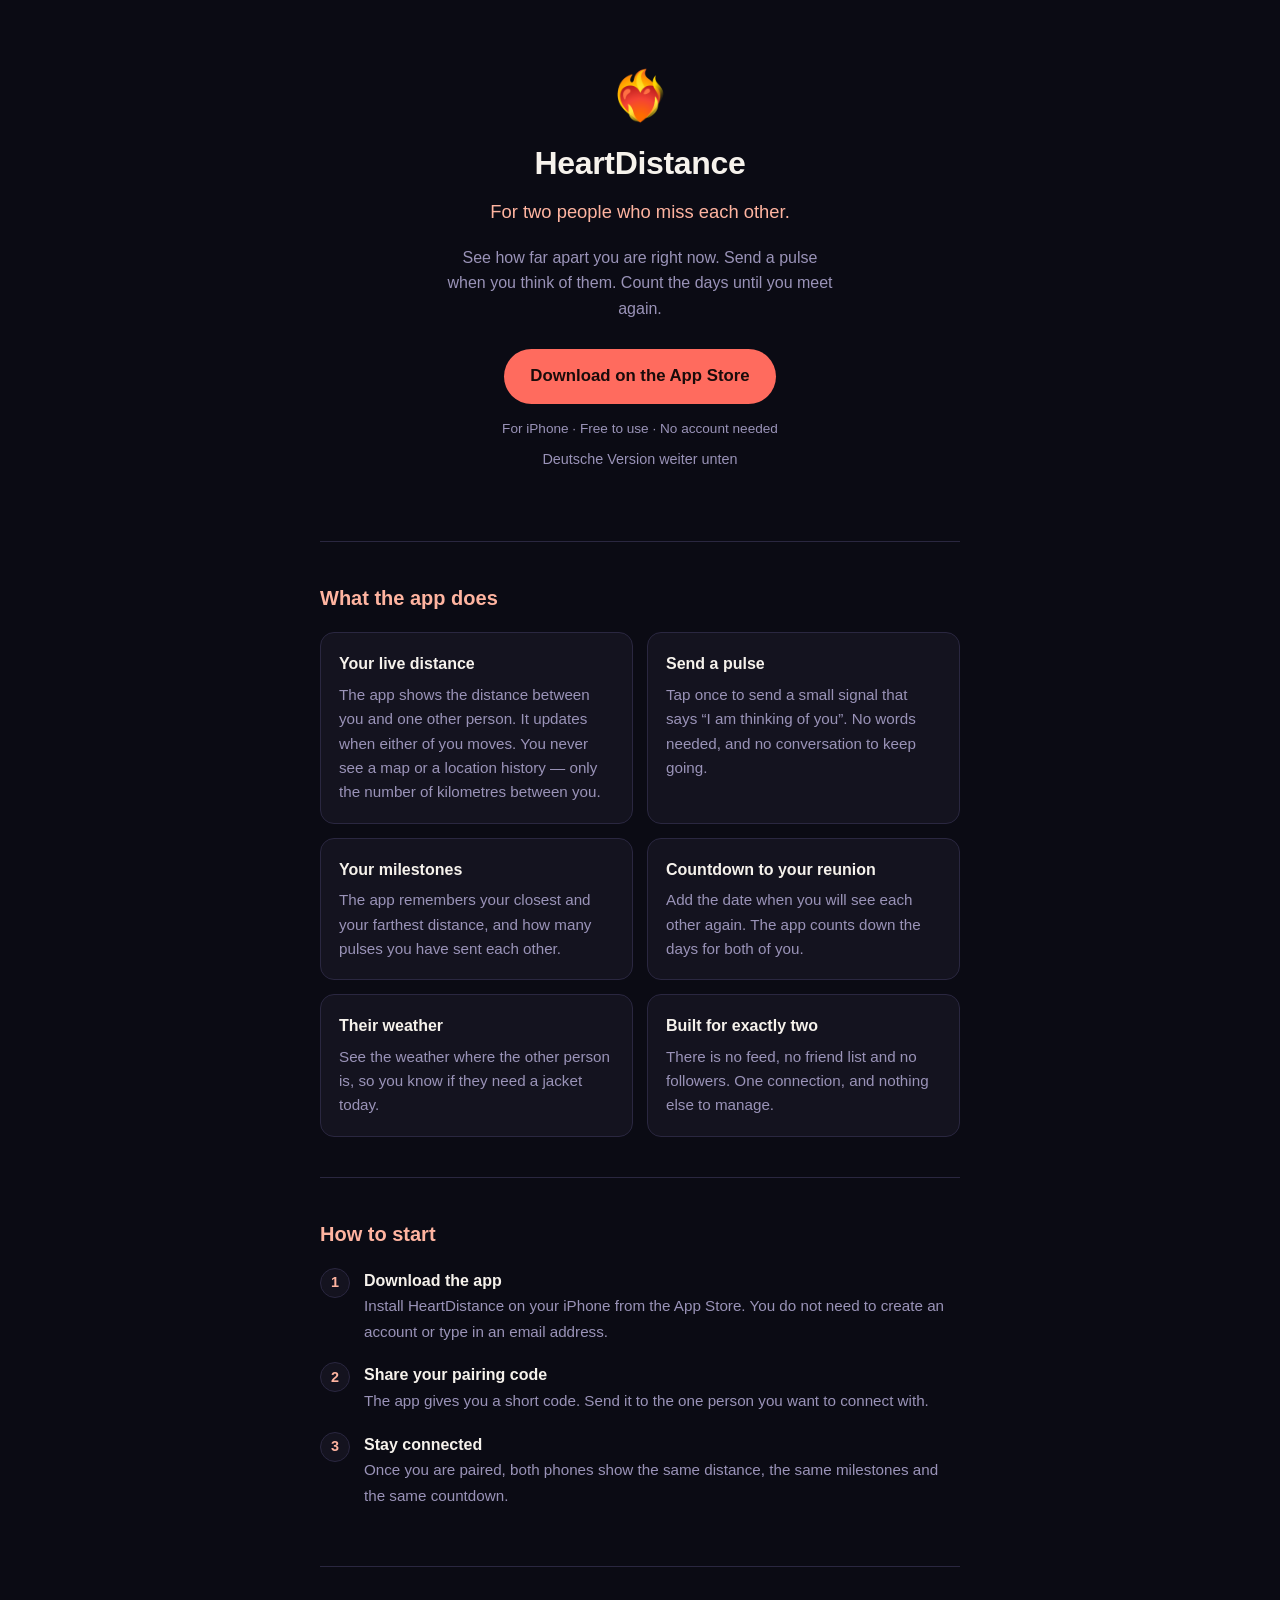
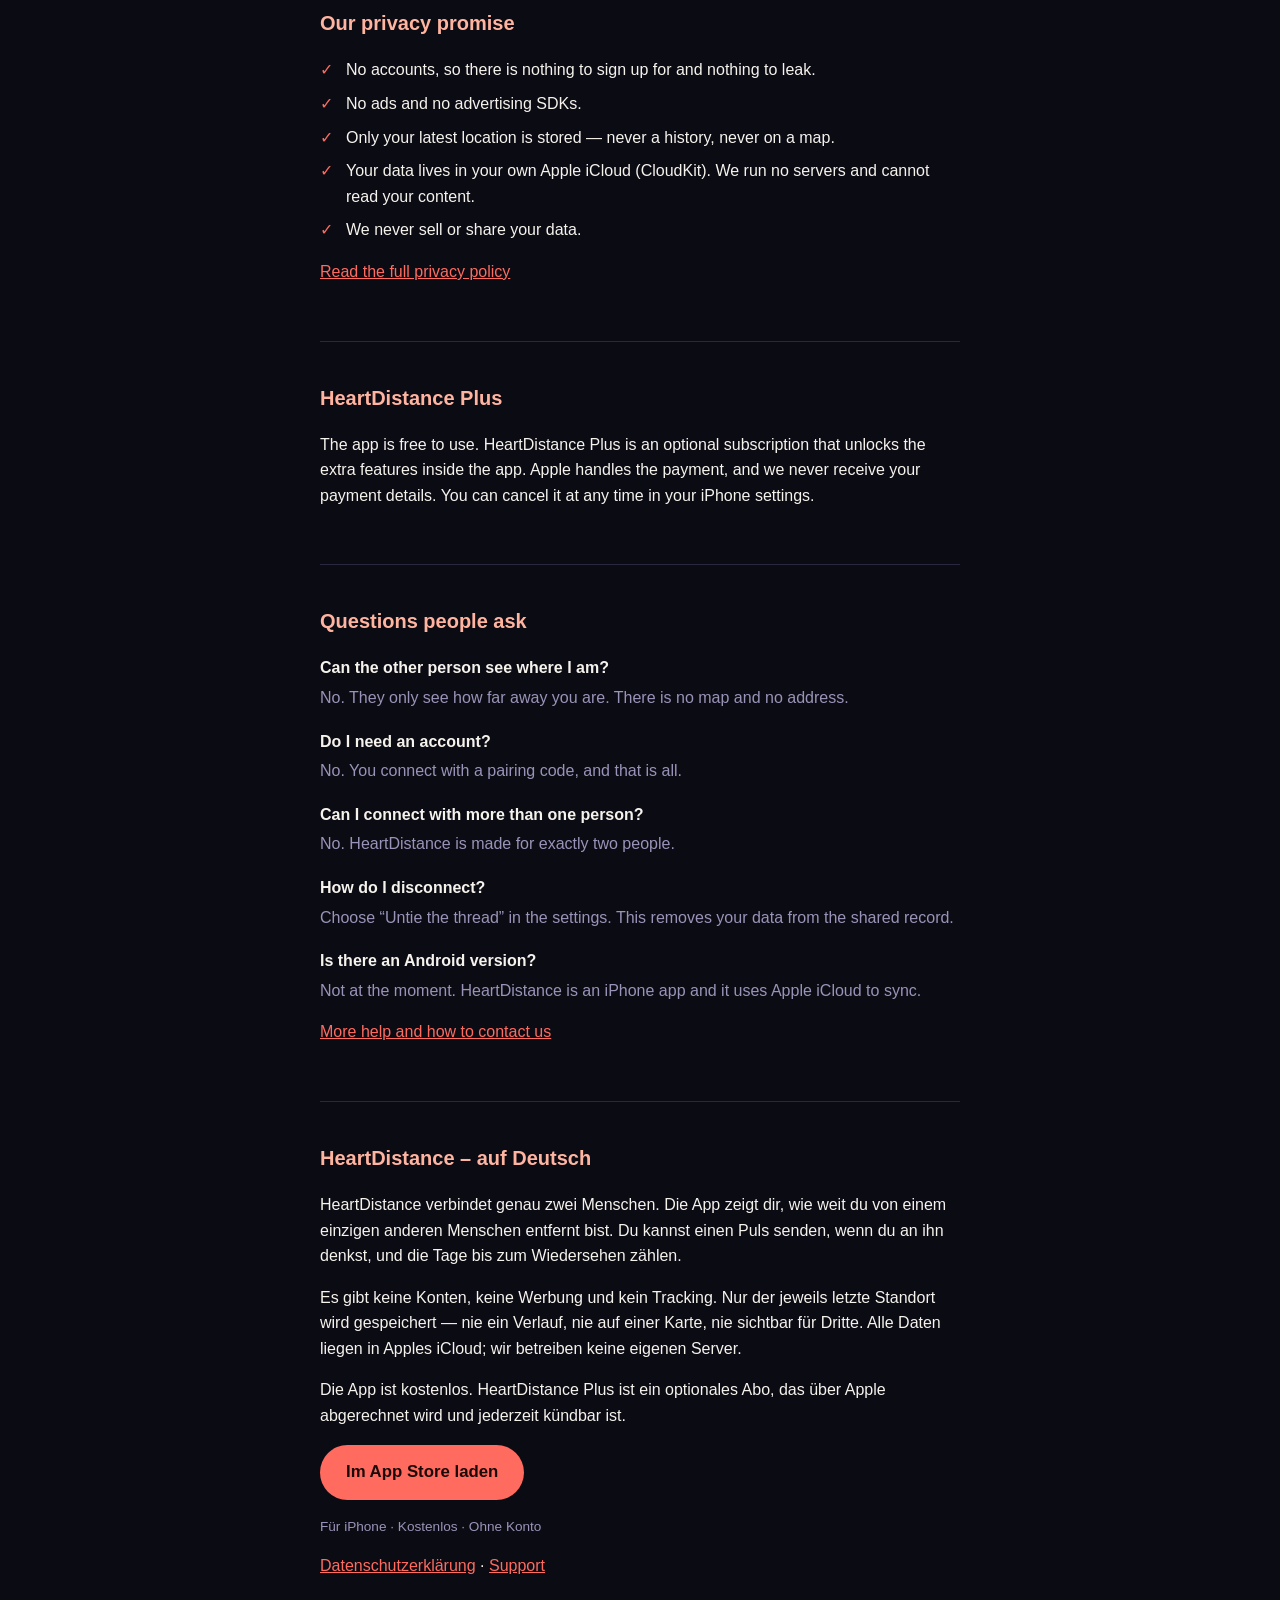
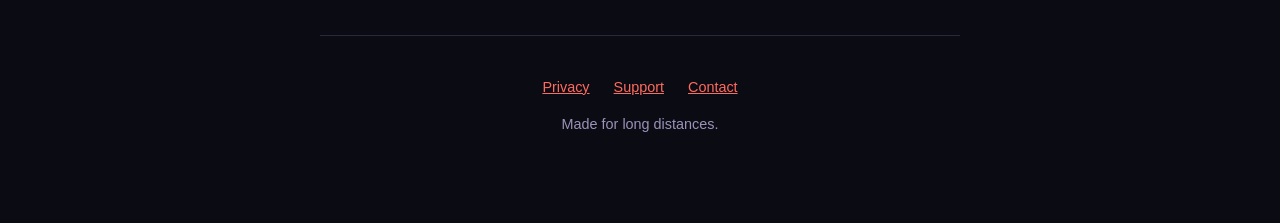
<file: index.html>
<!DOCTYPE html>
<html lang="en">
<head>
<meta charset="utf-8">
<meta name="viewport" content="width=device-width, initial-scale=1">
<title>HeartDistance – Feel how far apart you are, and stay close</title>
<meta name="description" content="HeartDistance connects exactly two people. See the distance between you, send a pulse, and count down to the day you meet again. No accounts, no ads, no tracking.">
<meta property="og:title" content="HeartDistance – Feel how far apart you are, and stay close">
<meta property="og:description" content="An app for two people who miss each other. See your distance, send a pulse, count down to your reunion. No accounts, no ads, no tracking.">
<meta property="og:type" content="website">
<meta name="theme-color" content="#0b0b14">
<style>
  :root { --bg: #0b0b14; --card: #14131f; --line: #2a2740; --text: #f6f2ec; --muted: #9a93b8; --accent: #ff6b5e; --accent-soft: #ffb4a0; }
  * { box-sizing: border-box; }
  body { font-family: -apple-system, BlinkMacSystemFont, "Segoe UI", sans-serif; margin: 0; background: var(--bg); color: var(--text); line-height: 1.6; }
  .wrap { max-width: 680px; margin: 0 auto; padding: 0 20px; }
  a { color: var(--accent); }

  header { padding: 72px 0 56px; text-align: center; }
  .mark { font-size: 3rem; line-height: 1; }
  h1 { font-size: 2rem; margin: 18px 0 8px; letter-spacing: -0.01em; }
  .tagline { font-size: 1.15rem; color: var(--accent-soft); margin: 0 0 18px; }
  .lede { color: var(--muted); max-width: 44ch; margin: 0 auto 28px; }

  .cta { display: inline-flex; align-items: center; gap: 10px; background: var(--accent); color: #1a0b0a; font-weight: 600; text-decoration: none; padding: 14px 26px; border-radius: 999px; font-size: 1.05rem; }
  .cta:hover { background: var(--accent-soft); }
  .cta-note { display: block; color: var(--muted); font-size: 0.85rem; margin-top: 14px; }

  h2 { font-size: 1.25rem; margin: 0 0 18px; color: var(--accent-soft); }
  section { padding: 40px 0; border-top: 1px solid var(--line); }

  .cards { display: grid; gap: 14px; }
  @media (min-width: 560px) { .cards { grid-template-columns: 1fr 1fr; } }
  .card { background: var(--card); border: 1px solid var(--line); border-radius: 14px; padding: 18px; }
  .card h3 { margin: 0 0 6px; font-size: 1rem; }
  .card p { margin: 0; color: var(--muted); font-size: 0.95rem; }

  ol.steps { padding-left: 0; list-style: none; counter-reset: step; margin: 0; }
  ol.steps li { counter-increment: step; position: relative; padding: 0 0 18px 44px; }
  ol.steps li::before { content: counter(step); position: absolute; left: 0; top: 0; width: 28px; height: 28px; border-radius: 50%; background: var(--card); border: 1px solid var(--line); color: var(--accent-soft); display: grid; place-items: center; font-size: 0.9rem; font-weight: 600; }
  ol.steps strong { display: block; }
  ol.steps span { color: var(--muted); font-size: 0.95rem; }

  .promise { list-style: none; padding: 0; margin: 0; }
  .promise li { padding-left: 26px; position: relative; margin-bottom: 8px; }
  .promise li::before { content: "✓"; position: absolute; left: 0; color: var(--accent); }

  .faq dt { font-weight: 600; margin-top: 18px; }
  .faq dd { margin: 4px 0 0; color: var(--muted); }

  footer { padding: 40px 0 72px; border-top: 1px solid var(--line); color: var(--muted); font-size: 0.9rem; text-align: center; }
  footer nav { margin-bottom: 12px; }
  footer nav a { margin: 0 10px; }
  .lang-note { color: var(--muted); font-size: 0.9rem; text-align: center; margin-top: 8px; }
</style>
</head>
<body>

<!--
  APP STORE LINK — replace the placeholder below with the real product URL once the
  app is approved. It appears twice on this page: the hero button and the German section.
  Format: https://apps.apple.com/app/heartdistance/id1234567890
-->

<div class="wrap">

<header>
  <div class="mark">❤️‍🔥</div>
  <h1>HeartDistance</h1>
  <p class="tagline">For two people who miss each other.</p>
  <p class="lede">See how far apart you are right now. Send a pulse when you think of them. Count the days until you meet again.</p>
  <a class="cta" href="https://apps.apple.com/app/heartdistance">Download on the App Store</a>
  <span class="cta-note">For iPhone · Free to use · No account needed</span>
  <p class="lang-note">Deutsche Version weiter unten</p>
</header>

<section>
  <h2>What the app does</h2>
  <div class="cards">
    <div class="card">
      <h3>Your live distance</h3>
      <p>The app shows the distance between you and one other person. It updates when either of you moves. You never see a map or a location history — only the number of kilometres between you.</p>
    </div>
    <div class="card">
      <h3>Send a pulse</h3>
      <p>Tap once to send a small signal that says “I am thinking of you”. No words needed, and no conversation to keep going.</p>
    </div>
    <div class="card">
      <h3>Your milestones</h3>
      <p>The app remembers your closest and your farthest distance, and how many pulses you have sent each other.</p>
    </div>
    <div class="card">
      <h3>Countdown to your reunion</h3>
      <p>Add the date when you will see each other again. The app counts down the days for both of you.</p>
    </div>
    <div class="card">
      <h3>Their weather</h3>
      <p>See the weather where the other person is, so you know if they need a jacket today.</p>
    </div>
    <div class="card">
      <h3>Built for exactly two</h3>
      <p>There is no feed, no friend list and no followers. One connection, and nothing else to manage.</p>
    </div>
  </div>
</section>

<section>
  <h2>How to start</h2>
  <ol class="steps">
    <li><strong>Download the app</strong><span>Install HeartDistance on your iPhone from the App Store. You do not need to create an account or type in an email address.</span></li>
    <li><strong>Share your pairing code</strong><span>The app gives you a short code. Send it to the one person you want to connect with.</span></li>
    <li><strong>Stay connected</strong><span>Once you are paired, both phones show the same distance, the same milestones and the same countdown.</span></li>
  </ol>
</section>

<section>
  <h2>Our privacy promise</h2>
  <ul class="promise">
    <li>No accounts, so there is nothing to sign up for and nothing to leak.</li>
    <li>No ads and no advertising SDKs.</li>
    <li>Only your latest location is stored — never a history, never on a map.</li>
    <li>Your data lives in your own Apple iCloud (CloudKit). We run no servers and cannot read your content.</li>
    <li>We never sell or share your data.</li>
  </ul>
  <p><a href="privacy.html">Read the full privacy policy</a></p>
</section>

<section>
  <h2>HeartDistance Plus</h2>
  <p>The app is free to use. HeartDistance Plus is an optional subscription that unlocks the extra features inside the app. Apple handles the payment, and we never receive your payment details. You can cancel it at any time in your iPhone settings.</p>
</section>

<section class="faq">
  <h2>Questions people ask</h2>
  <dl>
    <dt>Can the other person see where I am?</dt>
    <dd>No. They only see how far away you are. There is no map and no address.</dd>

    <dt>Do I need an account?</dt>
    <dd>No. You connect with a pairing code, and that is all.</dd>

    <dt>Can I connect with more than one person?</dt>
    <dd>No. HeartDistance is made for exactly two people.</dd>

    <dt>How do I disconnect?</dt>
    <dd>Choose “Untie the thread” in the settings. This removes your data from the shared record.</dd>

    <dt>Is there an Android version?</dt>
    <dd>Not at the moment. HeartDistance is an iPhone app and it uses Apple iCloud to sync.</dd>
  </dl>
  <p><a href="support.html">More help and how to contact us</a></p>
</section>

<section>
  <h2>HeartDistance – auf Deutsch</h2>
  <p>HeartDistance verbindet genau zwei Menschen. Die App zeigt dir, wie weit du von einem einzigen anderen Menschen entfernt bist. Du kannst einen Puls senden, wenn du an ihn denkst, und die Tage bis zum Wiedersehen zählen.</p>
  <p>Es gibt keine Konten, keine Werbung und kein Tracking. Nur der jeweils letzte Standort wird gespeichert — nie ein Verlauf, nie auf einer Karte, nie sichtbar für Dritte. Alle Daten liegen in Apples iCloud; wir betreiben keine eigenen Server.</p>
  <p>Die App ist kostenlos. HeartDistance Plus ist ein optionales Abo, das über Apple abgerechnet wird und jederzeit kündbar ist.</p>
  <p><a class="cta" href="https://apps.apple.com/app/heartdistance">Im App Store laden</a></p>
  <p class="cta-note">Für iPhone · Kostenlos · Ohne Konto</p>
  <p><a href="privacy.html">Datenschutzerklärung</a> · <a href="support.html">Support</a></p>
</section>

<footer>
  <nav>
    <a href="privacy.html">Privacy</a>
    <a href="support.html">Support</a>
    <a href="mailto:marco.p.keller@gmail.com">Contact</a>
  </nav>
  <p>Made for long distances.</p>
</footer>

</div>

</body>
</html>
</file>
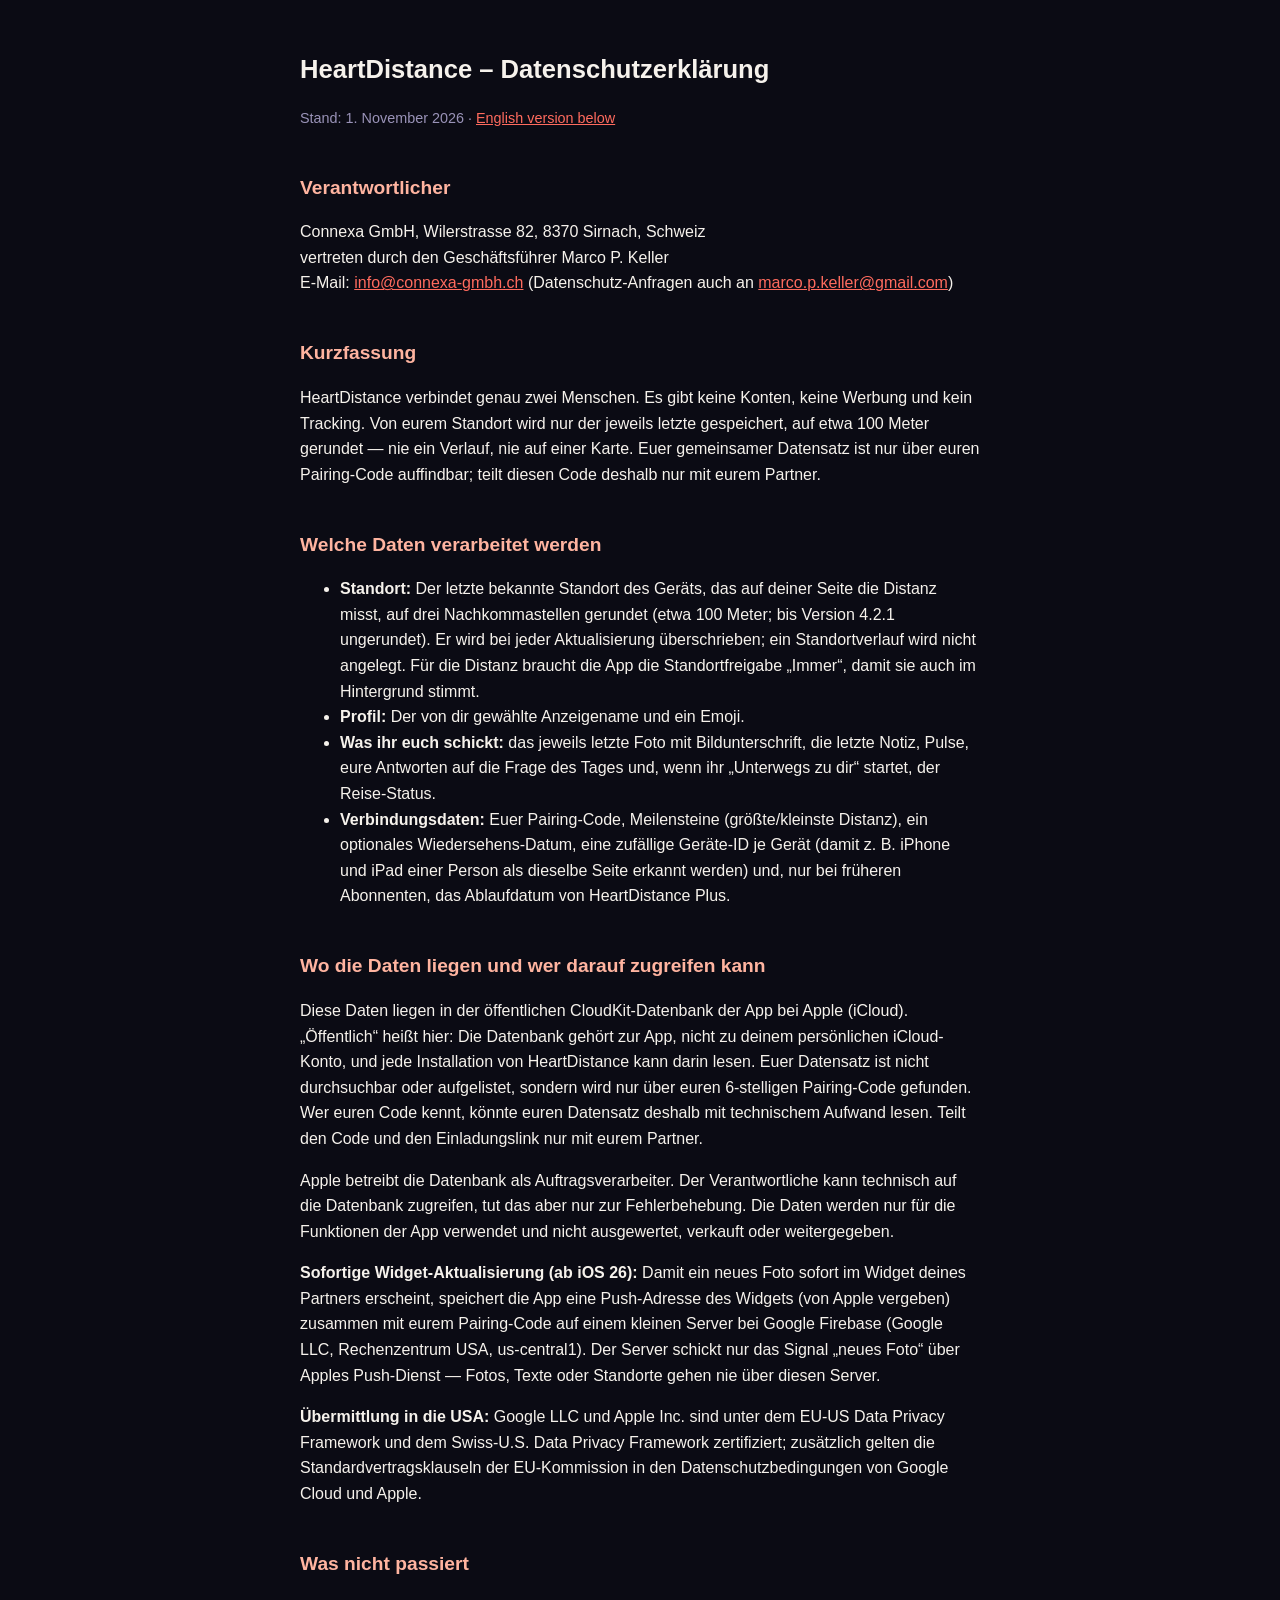
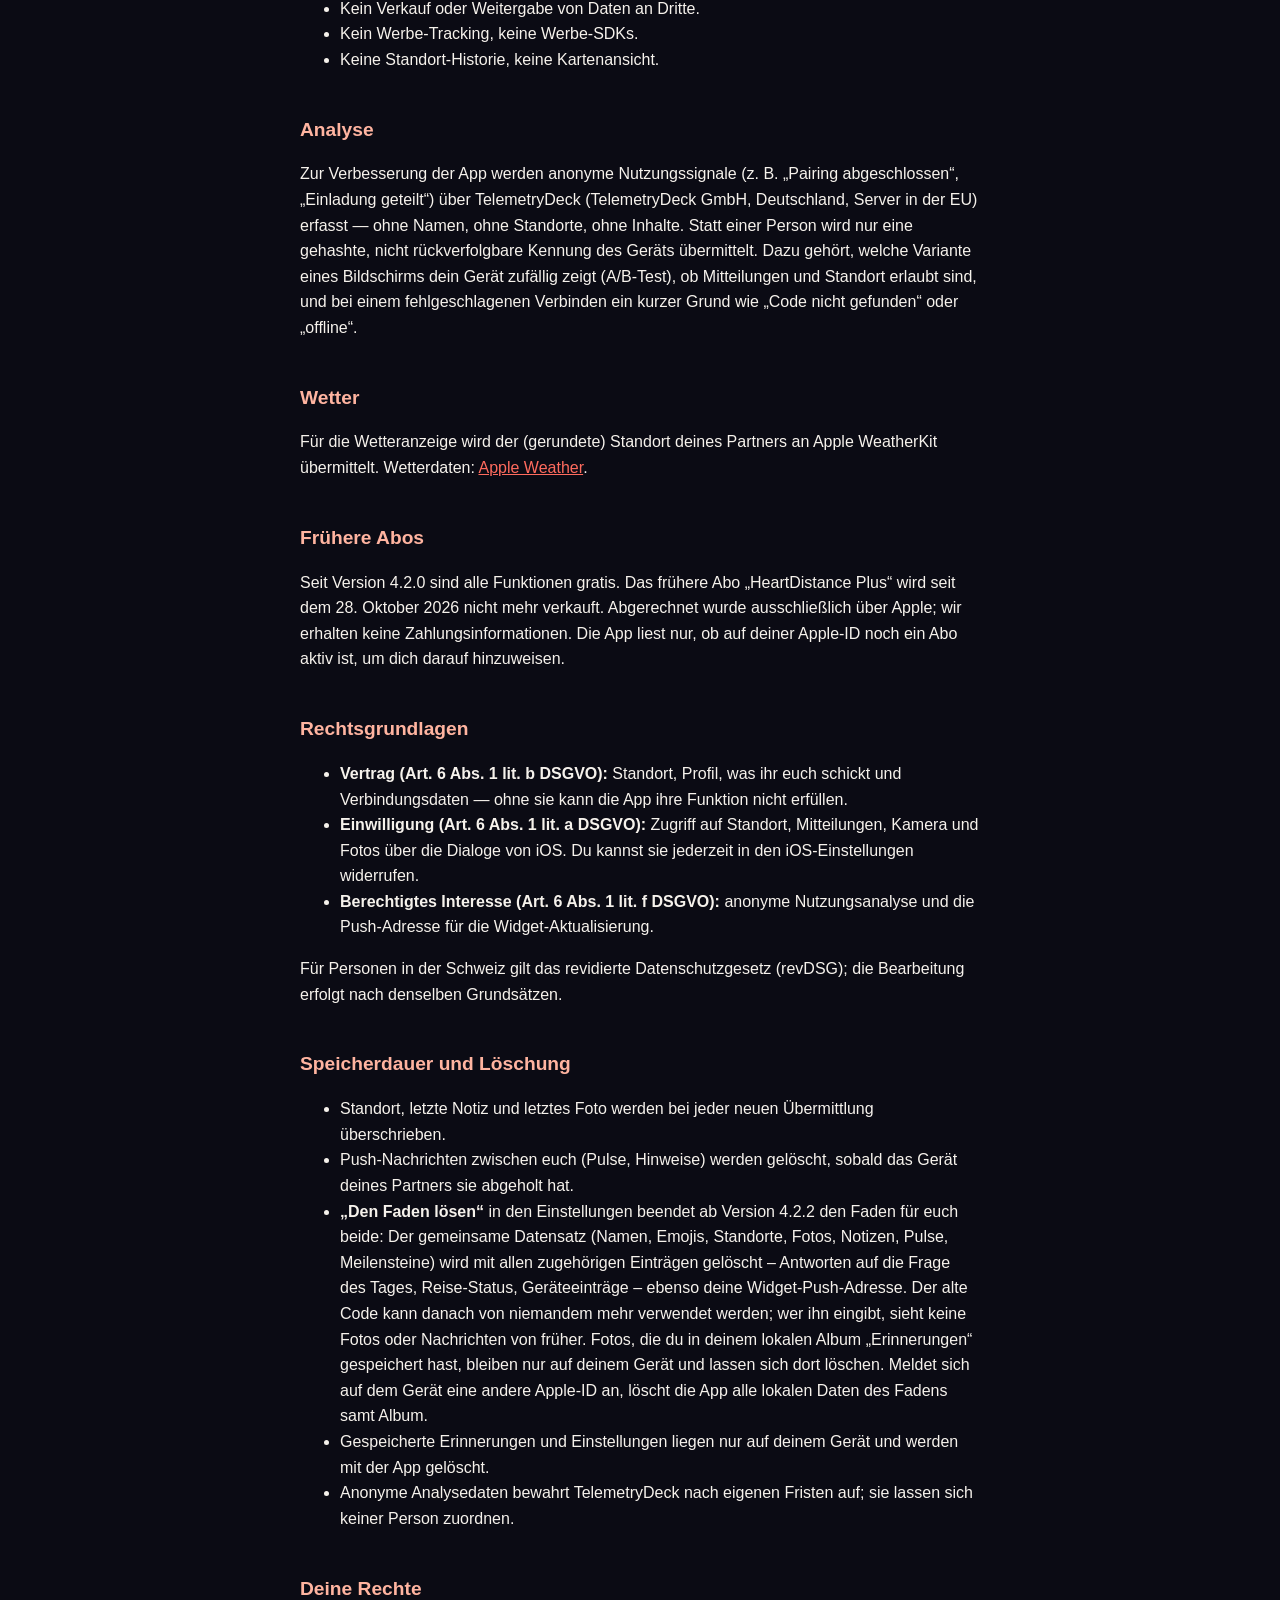
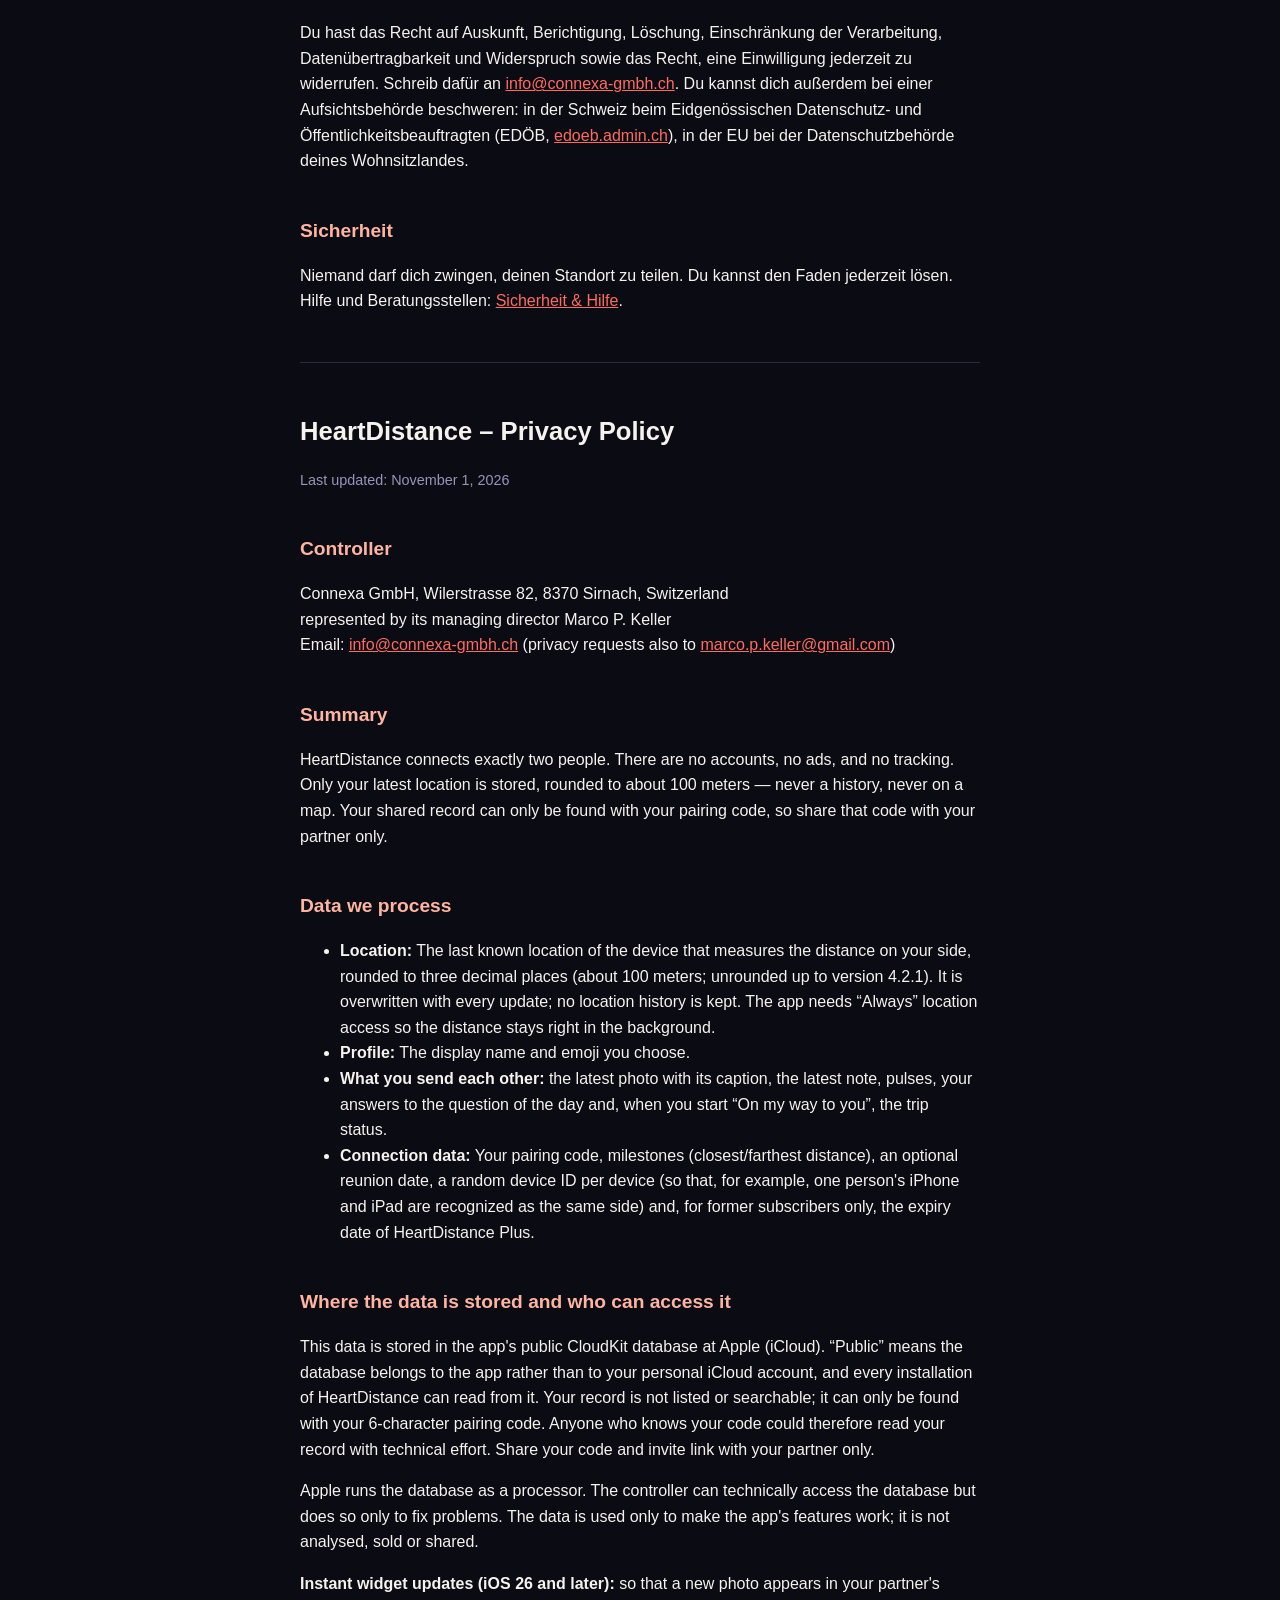
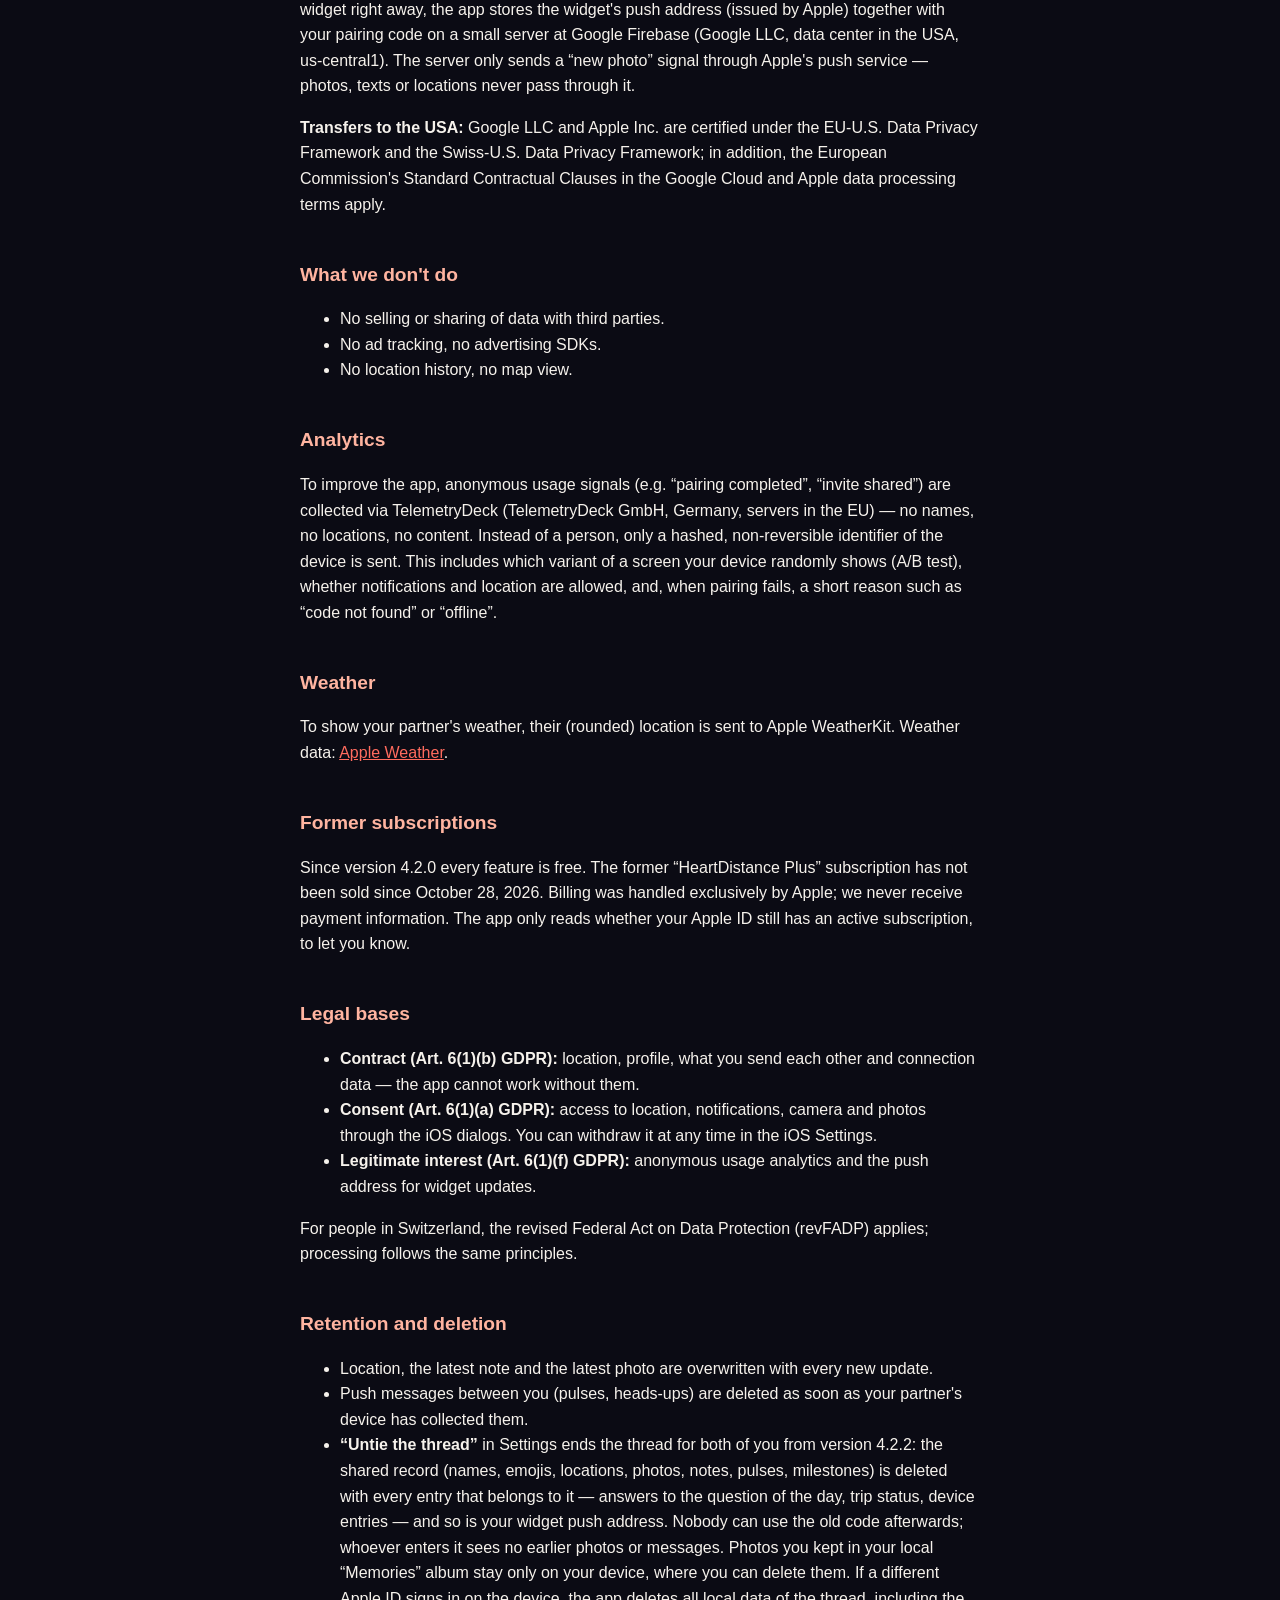
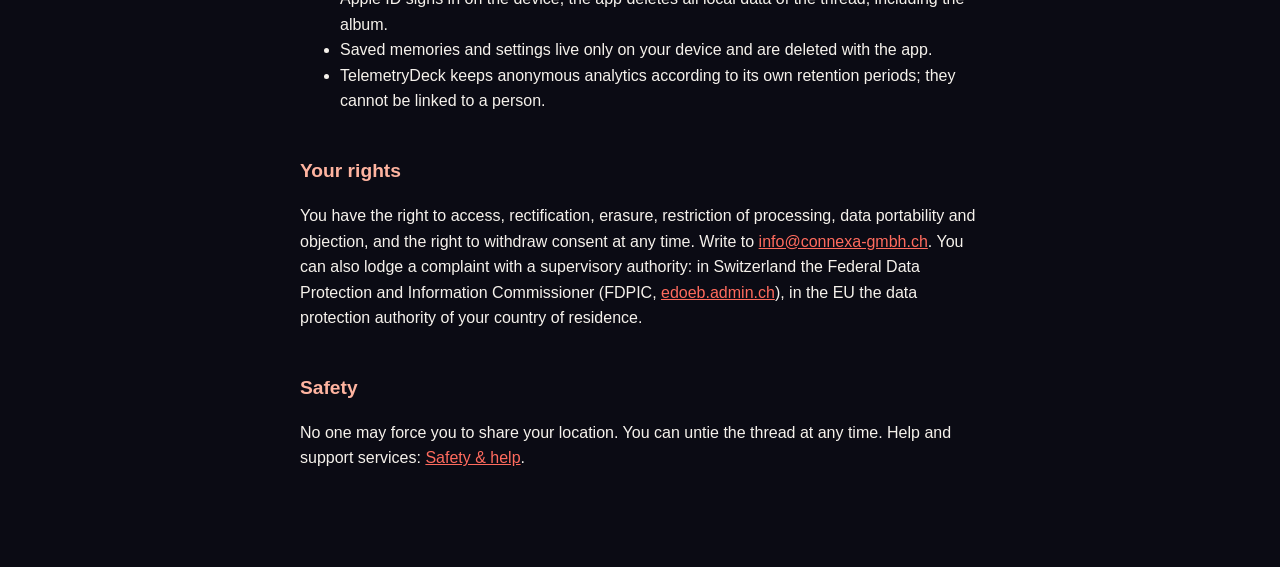
<file: privacy.html>
<!DOCTYPE html>
<html lang="de">
<head>
<meta charset="utf-8">
<meta name="viewport" content="width=device-width, initial-scale=1">
<title>HeartDistance – Privacy Policy / Datenschutzerklärung</title>
<style>
  body { font-family: -apple-system, BlinkMacSystemFont, "Segoe UI", sans-serif; max-width: 680px; margin: 0 auto; padding: 32px 20px 80px; background: #0b0b14; color: #f6f2ec; line-height: 1.6; }
  h1 { font-size: 1.6rem; } h2 { font-size: 1.2rem; margin-top: 2.2em; color: #ffb4a0; }
  a { color: #ff6b5e; } hr { border: none; border-top: 1px solid #2a2740; margin: 3em 0; }
  .muted { color: #9a93b8; font-size: 0.9rem; }
</style>
</head>
<body>

<h1>HeartDistance – Datenschutzerklärung</h1>
<p class="muted">Stand: 1. November 2026 · <a href="#en">English version below</a></p>

<h2>Verantwortlicher</h2>
<p>Connexa GmbH, Wilerstrasse 82, 8370 Sirnach, Schweiz<br>
vertreten durch den Geschäftsführer Marco P. Keller<br>
E-Mail: <a href="mailto:info@connexa-gmbh.ch">info@connexa-gmbh.ch</a> (Datenschutz-Anfragen auch an <a href="mailto:marco.p.keller@gmail.com">marco.p.keller@gmail.com</a>)</p>

<h2>Kurzfassung</h2>
<p>HeartDistance verbindet genau zwei Menschen. Es gibt keine Konten, keine Werbung und kein Tracking. Von eurem Standort wird nur der jeweils letzte gespeichert, auf etwa 100 Meter gerundet — nie ein Verlauf, nie auf einer Karte. Euer gemeinsamer Datensatz ist nur über euren Pairing-Code auffindbar; teilt diesen Code deshalb nur mit eurem Partner.</p>

<h2>Welche Daten verarbeitet werden</h2>
<ul>
  <li><strong>Standort:</strong> Der letzte bekannte Standort des Geräts, das auf deiner Seite die Distanz misst, auf drei Nachkommastellen gerundet (etwa 100 Meter; bis Version 4.2.1 ungerundet). Er wird bei jeder Aktualisierung überschrieben; ein Standortverlauf wird nicht angelegt. Für die Distanz braucht die App die Standortfreigabe „Immer“, damit sie auch im Hintergrund stimmt.</li>
  <li><strong>Profil:</strong> Der von dir gewählte Anzeigename und ein Emoji.</li>
  <li><strong>Was ihr euch schickt:</strong> das jeweils letzte Foto mit Bildunterschrift, die letzte Notiz, Pulse, eure Antworten auf die Frage des Tages und, wenn ihr „Unterwegs zu dir“ startet, der Reise-Status.</li>
  <li><strong>Verbindungsdaten:</strong> Euer Pairing-Code, Meilensteine (größte/kleinste Distanz), ein optionales Wiedersehens-Datum, eine zufällige Geräte-ID je Gerät (damit z.&nbsp;B. iPhone und iPad einer Person als dieselbe Seite erkannt werden) und, nur bei früheren Abonnenten, das Ablaufdatum von HeartDistance Plus.</li>
</ul>

<h2>Wo die Daten liegen und wer darauf zugreifen kann</h2>
<p>Diese Daten liegen in der öffentlichen CloudKit-Datenbank der App bei Apple (iCloud). „Öffentlich“ heißt hier: Die Datenbank gehört zur App, nicht zu deinem persönlichen iCloud-Konto, und jede Installation von HeartDistance kann darin lesen. Euer Datensatz ist nicht durchsuchbar oder aufgelistet, sondern wird nur über euren 6-stelligen Pairing-Code gefunden. Wer euren Code kennt, könnte euren Datensatz deshalb mit technischem Aufwand lesen. Teilt den Code und den Einladungslink nur mit eurem Partner.</p>
<p>Apple betreibt die Datenbank als Auftragsverarbeiter. Der Verantwortliche kann technisch auf die Datenbank zugreifen, tut das aber nur zur Fehlerbehebung. Die Daten werden nur für die Funktionen der App verwendet und nicht ausgewertet, verkauft oder weitergegeben.</p>
<p><strong>Sofortige Widget-Aktualisierung (ab iOS 26):</strong> Damit ein neues Foto sofort im Widget deines Partners erscheint, speichert die App eine Push-Adresse des Widgets (von Apple vergeben) zusammen mit eurem Pairing-Code auf einem kleinen Server bei Google Firebase (Google LLC, Rechenzentrum USA, us-central1). Der Server schickt nur das Signal „neues Foto“ über Apples Push-Dienst — Fotos, Texte oder Standorte gehen nie über diesen Server.</p>
<p><strong>Übermittlung in die USA:</strong> Google LLC und Apple Inc. sind unter dem EU-US Data Privacy Framework und dem Swiss-U.S. Data Privacy Framework zertifiziert; zusätzlich gelten die Standardvertragsklauseln der EU-Kommission in den Datenschutzbedingungen von Google Cloud und Apple.</p>

<h2>Was nicht passiert</h2>
<ul>
  <li>Kein Verkauf oder Weitergabe von Daten an Dritte.</li>
  <li>Kein Werbe-Tracking, keine Werbe-SDKs.</li>
  <li>Keine Standort-Historie, keine Kartenansicht.</li>
</ul>

<h2>Analyse</h2>
<p>Zur Verbesserung der App werden anonyme Nutzungssignale (z.&nbsp;B. „Pairing abgeschlossen“, „Einladung geteilt“) über TelemetryDeck (TelemetryDeck GmbH, Deutschland, Server in der EU) erfasst — ohne Namen, ohne Standorte, ohne Inhalte. Statt einer Person wird nur eine gehashte, nicht rückverfolgbare Kennung des Geräts übermittelt. Dazu gehört, welche Variante eines Bildschirms dein Gerät zufällig zeigt (A/B-Test), ob Mitteilungen und Standort erlaubt sind, und bei einem fehlgeschlagenen Verbinden ein kurzer Grund wie „Code nicht gefunden“ oder „offline“.</p>

<h2>Wetter</h2>
<p>Für die Wetteranzeige wird der (gerundete) Standort deines Partners an Apple WeatherKit übermittelt. Wetterdaten: <a href="https://weatherkit.apple.com/legal-attribution.html"> Apple Weather</a>.</p>

<h2>Frühere Abos</h2>
<p>Seit Version 4.2.0 sind alle Funktionen gratis. Das frühere Abo „HeartDistance Plus“ wird seit dem 28. Oktober 2026 nicht mehr verkauft. Abgerechnet wurde ausschließlich über Apple; wir erhalten keine Zahlungsinformationen. Die App liest nur, ob auf deiner Apple-ID noch ein Abo aktiv ist, um dich darauf hinzuweisen.</p>

<h2>Rechtsgrundlagen</h2>
<ul>
  <li><strong>Vertrag (Art. 6 Abs. 1 lit. b DSGVO):</strong> Standort, Profil, was ihr euch schickt und Verbindungsdaten — ohne sie kann die App ihre Funktion nicht erfüllen.</li>
  <li><strong>Einwilligung (Art. 6 Abs. 1 lit. a DSGVO):</strong> Zugriff auf Standort, Mitteilungen, Kamera und Fotos über die Dialoge von iOS. Du kannst sie jederzeit in den iOS-Einstellungen widerrufen.</li>
  <li><strong>Berechtigtes Interesse (Art. 6 Abs. 1 lit. f DSGVO):</strong> anonyme Nutzungsanalyse und die Push-Adresse für die Widget-Aktualisierung.</li>
</ul>
<p>Für Personen in der Schweiz gilt das revidierte Datenschutzgesetz (revDSG); die Bearbeitung erfolgt nach denselben Grundsätzen.</p>

<h2>Speicherdauer und Löschung</h2>
<ul>
  <li>Standort, letzte Notiz und letztes Foto werden bei jeder neuen Übermittlung überschrieben.</li>
  <li>Push-Nachrichten zwischen euch (Pulse, Hinweise) werden gelöscht, sobald das Gerät deines Partners sie abgeholt hat.</li>
  <li><strong>„Den Faden lösen“</strong> in den Einstellungen beendet ab Version 4.2.2 den Faden für euch beide: Der gemeinsame Datensatz (Namen, Emojis, Standorte, Fotos, Notizen, Pulse, Meilensteine) wird mit allen zugehörigen Einträgen gelöscht – Antworten auf die Frage des Tages, Reise-Status, Geräteeinträge – ebenso deine Widget-Push-Adresse. Der alte Code kann danach von niemandem mehr verwendet werden; wer ihn eingibt, sieht keine Fotos oder Nachrichten von früher. Fotos, die du in deinem lokalen Album „Erinnerungen“ gespeichert hast, bleiben nur auf deinem Gerät und lassen sich dort löschen. Meldet sich auf dem Gerät eine andere Apple-ID an, löscht die App alle lokalen Daten des Fadens samt Album.</li>
  <li>Gespeicherte Erinnerungen und Einstellungen liegen nur auf deinem Gerät und werden mit der App gelöscht.</li>
  <li>Anonyme Analysedaten bewahrt TelemetryDeck nach eigenen Fristen auf; sie lassen sich keiner Person zuordnen.</li>
</ul>

<h2>Deine Rechte</h2>
<p>Du hast das Recht auf Auskunft, Berichtigung, Löschung, Einschränkung der Verarbeitung, Datenübertragbarkeit und Widerspruch sowie das Recht, eine Einwilligung jederzeit zu widerrufen. Schreib dafür an <a href="mailto:info@connexa-gmbh.ch">info@connexa-gmbh.ch</a>. Du kannst dich außerdem bei einer Aufsichtsbehörde beschweren: in der Schweiz beim Eidgenössischen Datenschutz- und Öffentlichkeitsbeauftragten (EDÖB, <a href="https://www.edoeb.admin.ch">edoeb.admin.ch</a>), in der EU bei der Datenschutzbehörde deines Wohnsitzlandes.</p>

<h2>Sicherheit</h2>
<p>Niemand darf dich zwingen, deinen Standort zu teilen. Du kannst den Faden jederzeit lösen. Hilfe und Beratungsstellen: <a href="safety.html">Sicherheit &amp; Hilfe</a>.</p>

<hr>

<h1 id="en">HeartDistance – Privacy Policy</h1>
<p class="muted">Last updated: November 1, 2026</p>

<h2>Controller</h2>
<p>Connexa GmbH, Wilerstrasse 82, 8370 Sirnach, Switzerland<br>
represented by its managing director Marco P. Keller<br>
Email: <a href="mailto:info@connexa-gmbh.ch">info@connexa-gmbh.ch</a> (privacy requests also to <a href="mailto:marco.p.keller@gmail.com">marco.p.keller@gmail.com</a>)</p>

<h2>Summary</h2>
<p>HeartDistance connects exactly two people. There are no accounts, no ads, and no tracking. Only your latest location is stored, rounded to about 100 meters — never a history, never on a map. Your shared record can only be found with your pairing code, so share that code with your partner only.</p>

<h2>Data we process</h2>
<ul>
  <li><strong>Location:</strong> The last known location of the device that measures the distance on your side, rounded to three decimal places (about 100 meters; unrounded up to version 4.2.1). It is overwritten with every update; no location history is kept. The app needs “Always” location access so the distance stays right in the background.</li>
  <li><strong>Profile:</strong> The display name and emoji you choose.</li>
  <li><strong>What you send each other:</strong> the latest photo with its caption, the latest note, pulses, your answers to the question of the day and, when you start “On my way to you”, the trip status.</li>
  <li><strong>Connection data:</strong> Your pairing code, milestones (closest/farthest distance), an optional reunion date, a random device ID per device (so that, for example, one person's iPhone and iPad are recognized as the same side) and, for former subscribers only, the expiry date of HeartDistance Plus.</li>
</ul>

<h2>Where the data is stored and who can access it</h2>
<p>This data is stored in the app's public CloudKit database at Apple (iCloud). “Public” means the database belongs to the app rather than to your personal iCloud account, and every installation of HeartDistance can read from it. Your record is not listed or searchable; it can only be found with your 6-character pairing code. Anyone who knows your code could therefore read your record with technical effort. Share your code and invite link with your partner only.</p>
<p>Apple runs the database as a processor. The controller can technically access the database but does so only to fix problems. The data is used only to make the app's features work; it is not analysed, sold or shared.</p>
<p><strong>Instant widget updates (iOS 26 and later):</strong> so that a new photo appears in your partner's widget right away, the app stores the widget's push address (issued by Apple) together with your pairing code on a small server at Google Firebase (Google LLC, data center in the USA, us-central1). The server only sends a “new photo” signal through Apple's push service — photos, texts or locations never pass through it.</p>
<p><strong>Transfers to the USA:</strong> Google LLC and Apple Inc. are certified under the EU-U.S. Data Privacy Framework and the Swiss-U.S. Data Privacy Framework; in addition, the European Commission's Standard Contractual Clauses in the Google Cloud and Apple data processing terms apply.</p>

<h2>What we don't do</h2>
<ul>
  <li>No selling or sharing of data with third parties.</li>
  <li>No ad tracking, no advertising SDKs.</li>
  <li>No location history, no map view.</li>
</ul>

<h2>Analytics</h2>
<p>To improve the app, anonymous usage signals (e.g. “pairing completed”, “invite shared”) are collected via TelemetryDeck (TelemetryDeck GmbH, Germany, servers in the EU) — no names, no locations, no content. Instead of a person, only a hashed, non-reversible identifier of the device is sent. This includes which variant of a screen your device randomly shows (A/B test), whether notifications and location are allowed, and, when pairing fails, a short reason such as “code not found” or “offline”.</p>

<h2>Weather</h2>
<p>To show your partner's weather, their (rounded) location is sent to Apple WeatherKit. Weather data: <a href="https://weatherkit.apple.com/legal-attribution.html"> Apple Weather</a>.</p>

<h2>Former subscriptions</h2>
<p>Since version 4.2.0 every feature is free. The former “HeartDistance Plus” subscription has not been sold since October 28, 2026. Billing was handled exclusively by Apple; we never receive payment information. The app only reads whether your Apple ID still has an active subscription, to let you know.</p>

<h2>Legal bases</h2>
<ul>
  <li><strong>Contract (Art. 6(1)(b) GDPR):</strong> location, profile, what you send each other and connection data — the app cannot work without them.</li>
  <li><strong>Consent (Art. 6(1)(a) GDPR):</strong> access to location, notifications, camera and photos through the iOS dialogs. You can withdraw it at any time in the iOS Settings.</li>
  <li><strong>Legitimate interest (Art. 6(1)(f) GDPR):</strong> anonymous usage analytics and the push address for widget updates.</li>
</ul>
<p>For people in Switzerland, the revised Federal Act on Data Protection (revFADP) applies; processing follows the same principles.</p>

<h2>Retention and deletion</h2>
<ul>
  <li>Location, the latest note and the latest photo are overwritten with every new update.</li>
  <li>Push messages between you (pulses, heads-ups) are deleted as soon as your partner's device has collected them.</li>
  <li><strong>“Untie the thread”</strong> in Settings ends the thread for both of you from version 4.2.2: the shared record (names, emojis, locations, photos, notes, pulses, milestones) is deleted with every entry that belongs to it — answers to the question of the day, trip status, device entries — and so is your widget push address. Nobody can use the old code afterwards; whoever enters it sees no earlier photos or messages. Photos you kept in your local “Memories” album stay only on your device, where you can delete them. If a different Apple ID signs in on the device, the app deletes all local data of the thread, including the album.</li>
  <li>Saved memories and settings live only on your device and are deleted with the app.</li>
  <li>TelemetryDeck keeps anonymous analytics according to its own retention periods; they cannot be linked to a person.</li>
</ul>

<h2>Your rights</h2>
<p>You have the right to access, rectification, erasure, restriction of processing, data portability and objection, and the right to withdraw consent at any time. Write to <a href="mailto:info@connexa-gmbh.ch">info@connexa-gmbh.ch</a>. You can also lodge a complaint with a supervisory authority: in Switzerland the Federal Data Protection and Information Commissioner (FDPIC, <a href="https://www.edoeb.admin.ch">edoeb.admin.ch</a>), in the EU the data protection authority of your country of residence.</p>

<h2>Safety</h2>
<p>No one may force you to share your location. You can untie the thread at any time. Help and support services: <a href="safety.html">Safety &amp; help</a>.</p>

</body>
</html>
</file>
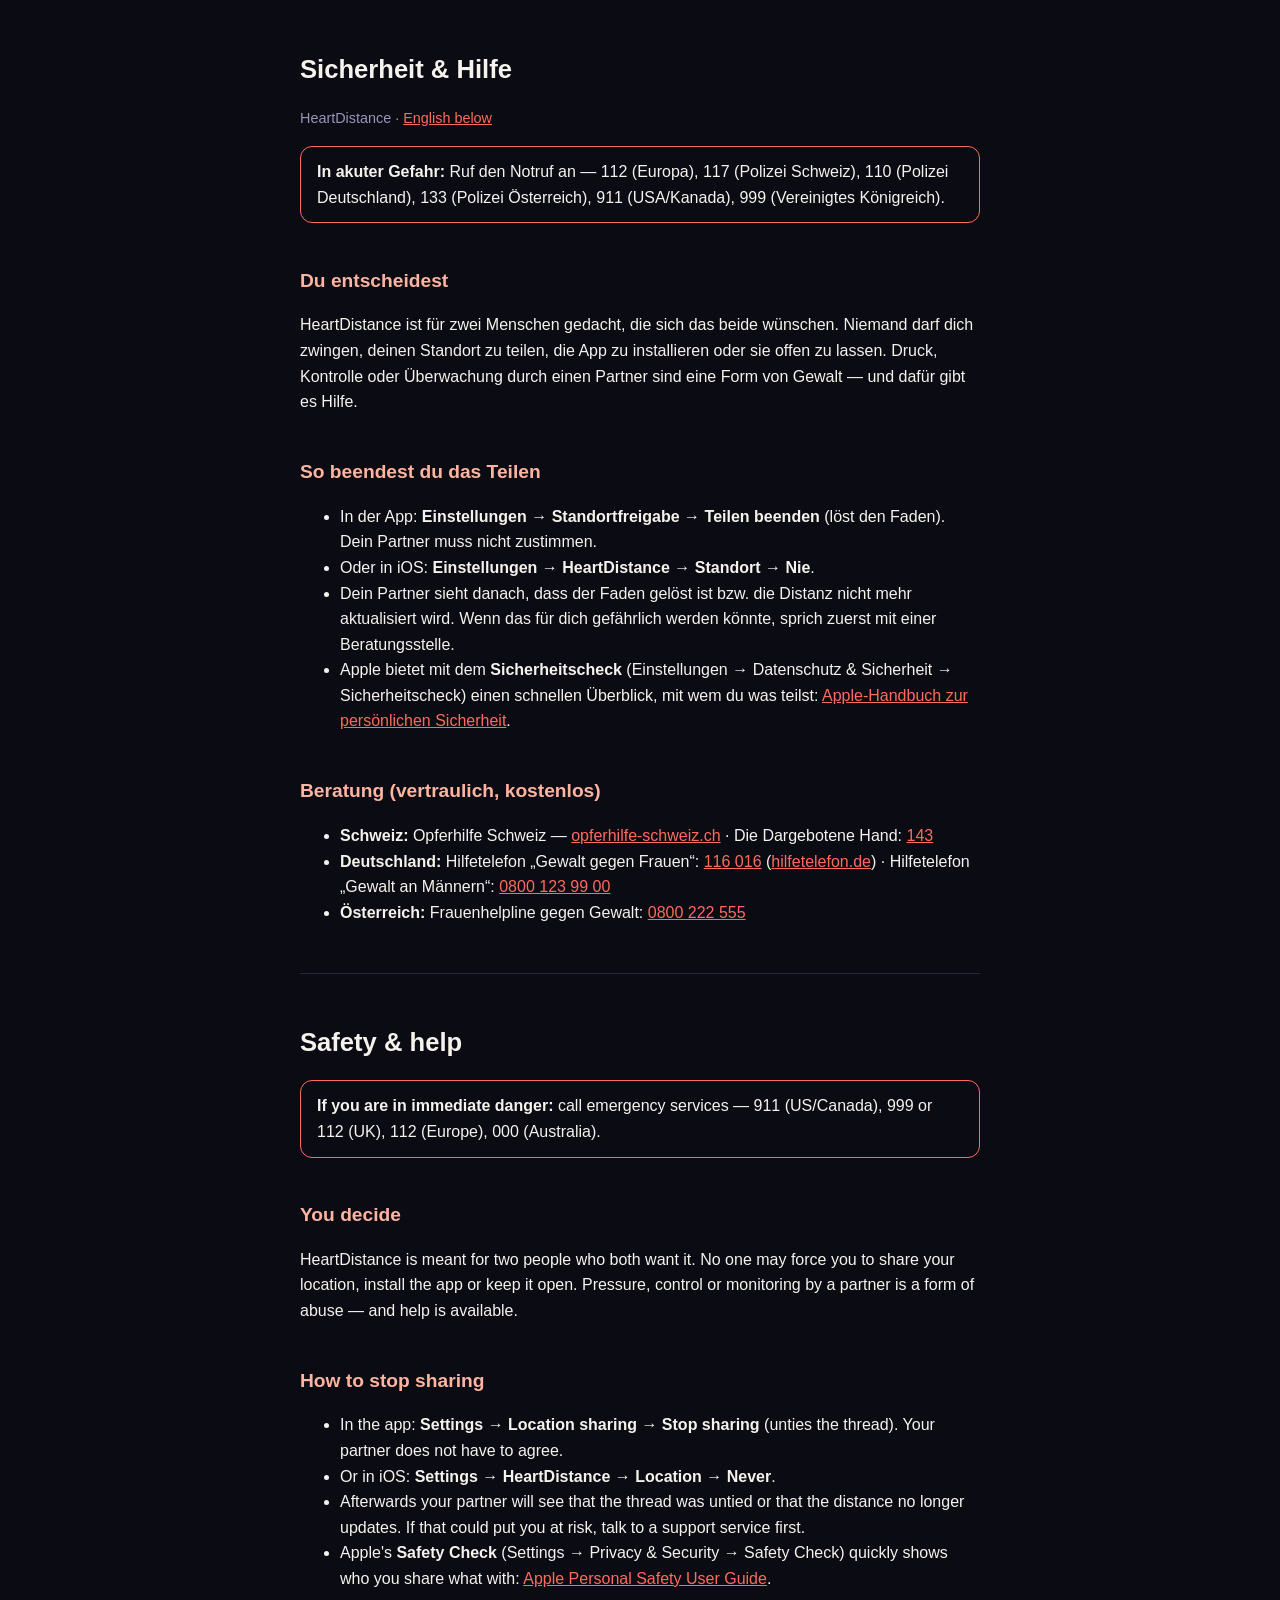
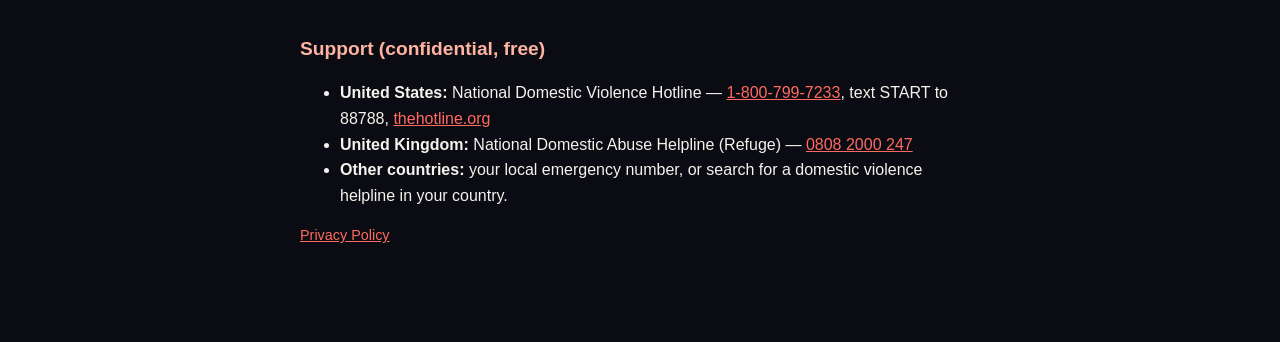
<file: safety.html>
<!DOCTYPE html>
<html lang="de">
<head>
<meta charset="utf-8">
<meta name="viewport" content="width=device-width, initial-scale=1">
<title>HeartDistance – Sicherheit &amp; Hilfe / Safety &amp; help</title>
<style>
  body { font-family: -apple-system, BlinkMacSystemFont, "Segoe UI", sans-serif; max-width: 680px; margin: 0 auto; padding: 32px 20px 80px; background: #0b0b14; color: #f6f2ec; line-height: 1.6; }
  h1 { font-size: 1.6rem; } h2 { font-size: 1.2rem; margin-top: 2.2em; color: #ffb4a0; }
  a { color: #ff6b5e; } hr { border: none; border-top: 1px solid #2a2740; margin: 3em 0; }
  .muted { color: #9a93b8; font-size: 0.9rem; }
  .urgent { border: 1px solid #ff6b5e; border-radius: 12px; padding: 12px 16px; }
</style>
</head>
<body>

<h1>Sicherheit &amp; Hilfe</h1>
<p class="muted">HeartDistance · <a href="#en">English below</a></p>

<p class="urgent"><strong>In akuter Gefahr:</strong> Ruf den Notruf an — 112 (Europa), 117 (Polizei Schweiz), 110 (Polizei Deutschland), 133 (Polizei Österreich), 911 (USA/Kanada), 999 (Vereinigtes Königreich).</p>

<h2>Du entscheidest</h2>
<p>HeartDistance ist für zwei Menschen gedacht, die sich das beide wünschen. Niemand darf dich zwingen, deinen Standort zu teilen, die App zu installieren oder sie offen zu lassen. Druck, Kontrolle oder Überwachung durch einen Partner sind eine Form von Gewalt — und dafür gibt es Hilfe.</p>

<h2>So beendest du das Teilen</h2>
<ul>
  <li>In der App: <strong>Einstellungen → Standortfreigabe → Teilen beenden</strong> (löst den Faden). Dein Partner muss nicht zustimmen.</li>
  <li>Oder in iOS: <strong>Einstellungen → HeartDistance → Standort → Nie</strong>.</li>
  <li>Dein Partner sieht danach, dass der Faden gelöst ist bzw. die Distanz nicht mehr aktualisiert wird. Wenn das für dich gefährlich werden könnte, sprich zuerst mit einer Beratungsstelle.</li>
  <li>Apple bietet mit dem <strong>Sicherheitscheck</strong> (Einstellungen → Datenschutz &amp; Sicherheit → Sicherheitscheck) einen schnellen Überblick, mit wem du was teilst: <a href="https://support.apple.com/de-de/guide/personal-safety/welcome/web">Apple-Handbuch zur persönlichen Sicherheit</a>.</li>
</ul>

<h2>Beratung (vertraulich, kostenlos)</h2>
<ul>
  <li><strong>Schweiz:</strong> Opferhilfe Schweiz — <a href="https://www.opferhilfe-schweiz.ch">opferhilfe-schweiz.ch</a> · Die Dargebotene Hand: <a href="tel:143">143</a></li>
  <li><strong>Deutschland:</strong> Hilfetelefon „Gewalt gegen Frauen“: <a href="tel:116016">116 016</a> (<a href="https://www.hilfetelefon.de">hilfetelefon.de</a>) · Hilfetelefon „Gewalt an Männern“: <a href="tel:08001239900">0800 123 99 00</a></li>
  <li><strong>Österreich:</strong> Frauenhelpline gegen Gewalt: <a href="tel:0800222555">0800 222 555</a></li>
</ul>

<hr>

<h1 id="en">Safety &amp; help</h1>

<p class="urgent"><strong>If you are in immediate danger:</strong> call emergency services — 911 (US/Canada), 999 or 112 (UK), 112 (Europe), 000 (Australia).</p>

<h2>You decide</h2>
<p>HeartDistance is meant for two people who both want it. No one may force you to share your location, install the app or keep it open. Pressure, control or monitoring by a partner is a form of abuse — and help is available.</p>

<h2>How to stop sharing</h2>
<ul>
  <li>In the app: <strong>Settings → Location sharing → Stop sharing</strong> (unties the thread). Your partner does not have to agree.</li>
  <li>Or in iOS: <strong>Settings → HeartDistance → Location → Never</strong>.</li>
  <li>Afterwards your partner will see that the thread was untied or that the distance no longer updates. If that could put you at risk, talk to a support service first.</li>
  <li>Apple's <strong>Safety Check</strong> (Settings → Privacy &amp; Security → Safety Check) quickly shows who you share what with: <a href="https://support.apple.com/guide/personal-safety/welcome/web">Apple Personal Safety User Guide</a>.</li>
</ul>

<h2>Support (confidential, free)</h2>
<ul>
  <li><strong>United States:</strong> National Domestic Violence Hotline — <a href="tel:18007997233">1-800-799-7233</a>, text START to 88788, <a href="https://www.thehotline.org">thehotline.org</a></li>
  <li><strong>United Kingdom:</strong> National Domestic Abuse Helpline (Refuge) — <a href="tel:08082000247">0808 2000 247</a></li>
  <li><strong>Other countries:</strong> your local emergency number, or search for a domestic violence helpline in your country.</li>
</ul>

<p class="muted"><a href="privacy.html">Privacy Policy</a></p>

</body>
</html>
</file>
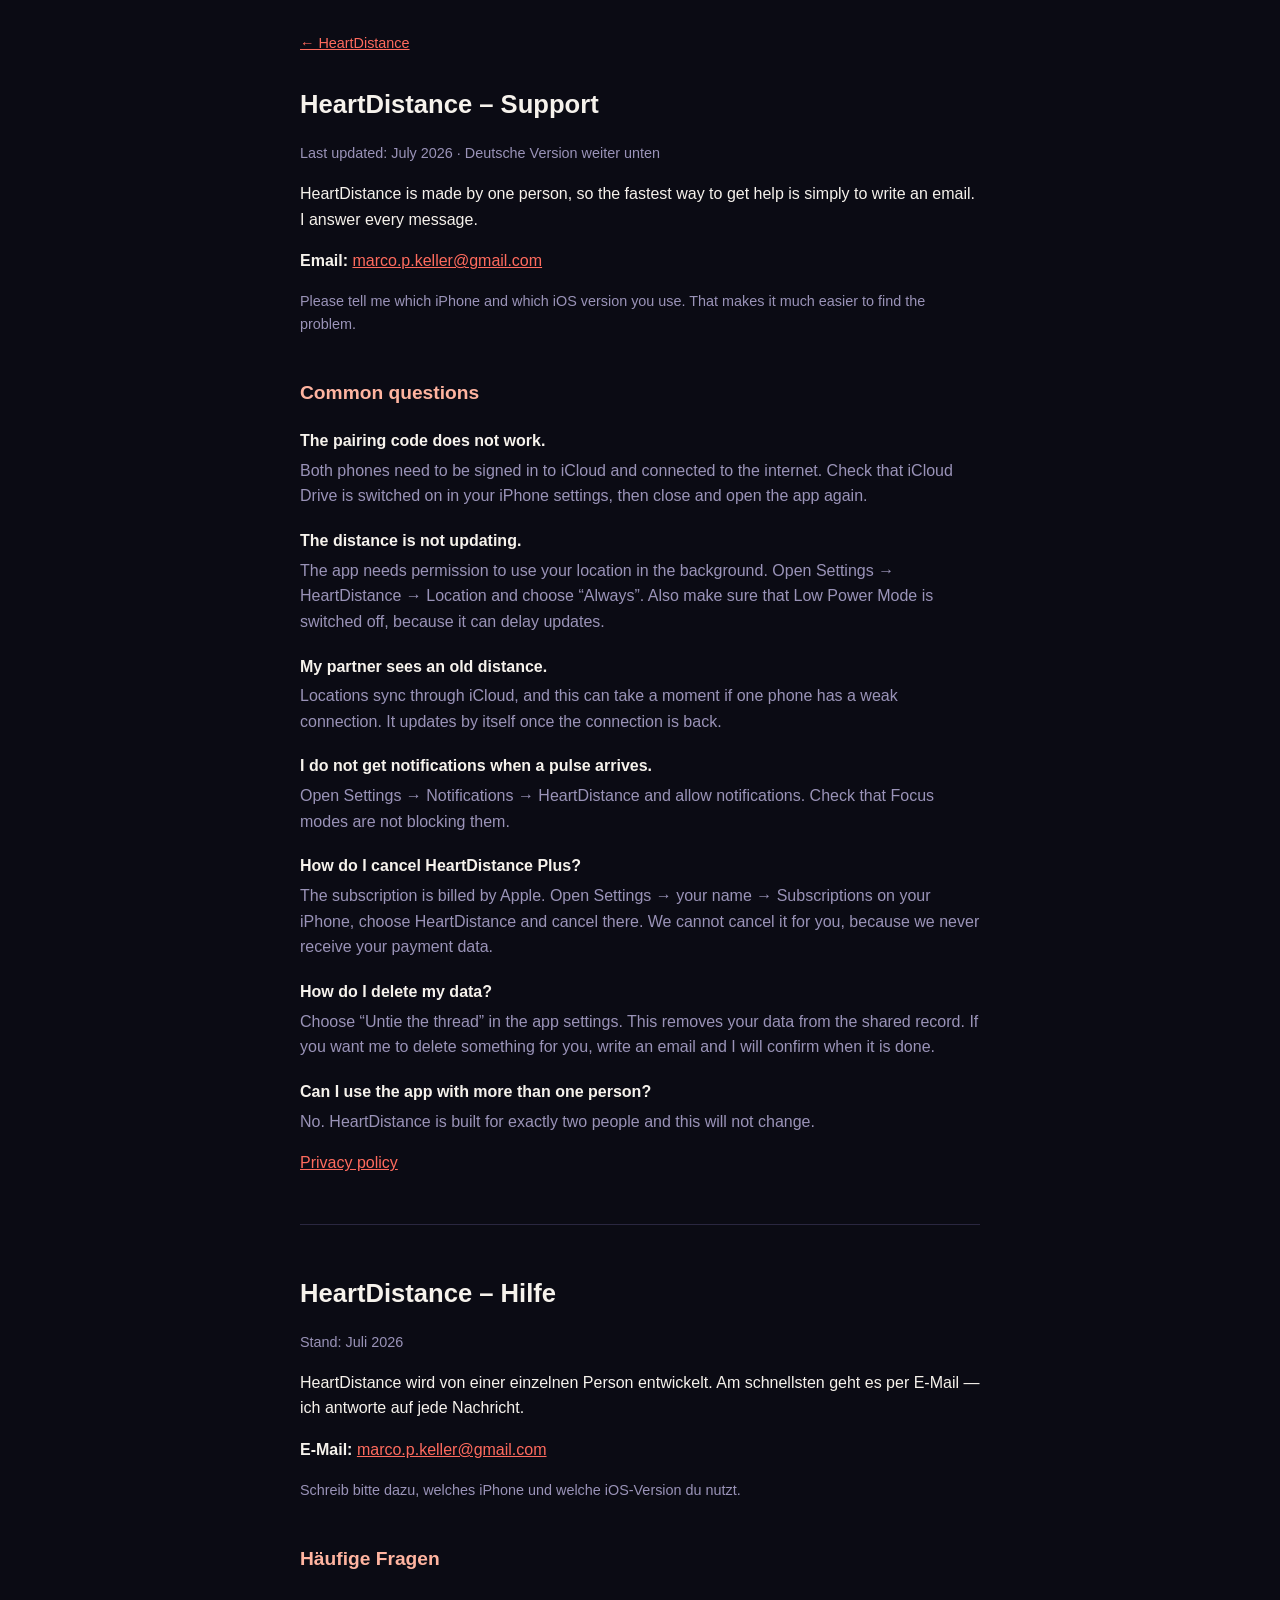
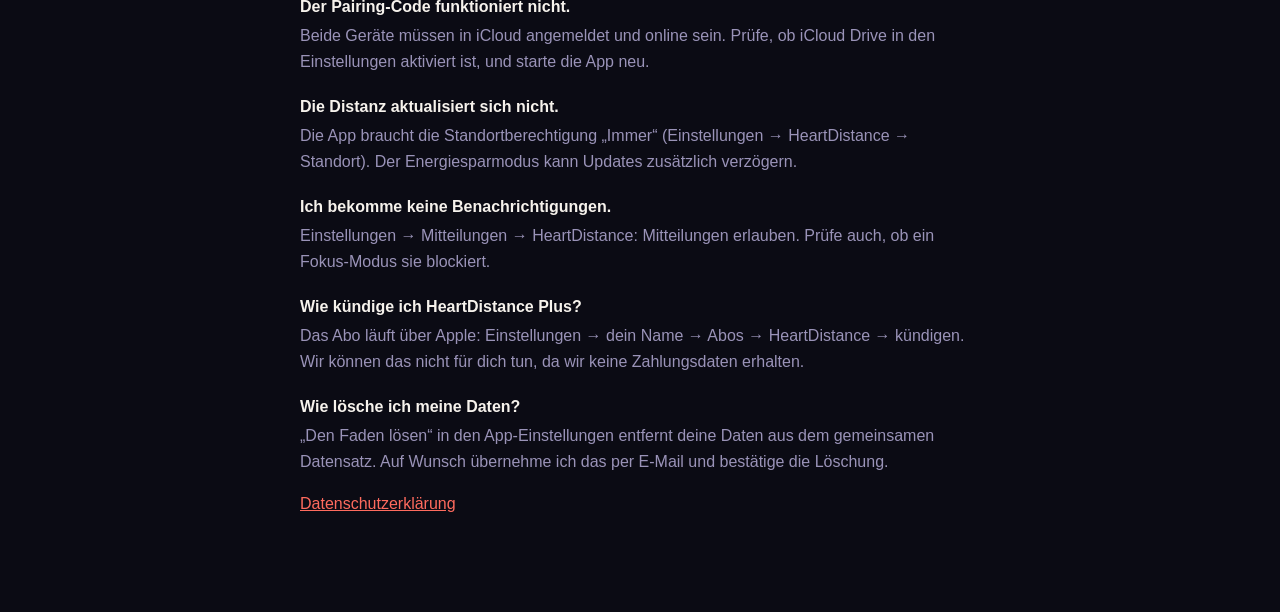
<file: support.html>
<!DOCTYPE html>
<html lang="en">
<head>
<meta charset="utf-8">
<meta name="viewport" content="width=device-width, initial-scale=1">
<title>HeartDistance – Support / Hilfe</title>
<meta name="description" content="Help and support for HeartDistance: pairing, distance updates, notifications, subscription and data deletion.">
<meta name="theme-color" content="#0b0b14">
<style>
  body { font-family: -apple-system, BlinkMacSystemFont, "Segoe UI", sans-serif; max-width: 680px; margin: 0 auto; padding: 32px 20px 80px; background: #0b0b14; color: #f6f2ec; line-height: 1.6; }
  h1 { font-size: 1.6rem; } h2 { font-size: 1.2rem; margin-top: 2.2em; color: #ffb4a0; }
  a { color: #ff6b5e; } hr { border: none; border-top: 1px solid #2a2740; margin: 3em 0; }
  .muted { color: #9a93b8; font-size: 0.9rem; }
  dt { font-weight: 600; margin-top: 1.2em; }
  dd { margin: 4px 0 0; color: #9a93b8; }
  nav.top { margin-bottom: 2em; font-size: 0.9rem; }
</style>
</head>
<body>

<nav class="top"><a href="index.html">← HeartDistance</a></nav>

<h1>HeartDistance – Support</h1>
<p class="muted">Last updated: July 2026 · Deutsche Version weiter unten</p>

<p>HeartDistance is made by one person, so the fastest way to get help is simply to write an email. I answer every message.</p>
<p><strong>Email:</strong> <a href="mailto:marco.p.keller@gmail.com">marco.p.keller@gmail.com</a></p>
<p class="muted">Please tell me which iPhone and which iOS version you use. That makes it much easier to find the problem.</p>

<h2>Common questions</h2>
<dl>
  <dt>The pairing code does not work.</dt>
  <dd>Both phones need to be signed in to iCloud and connected to the internet. Check that iCloud Drive is switched on in your iPhone settings, then close and open the app again.</dd>

  <dt>The distance is not updating.</dt>
  <dd>The app needs permission to use your location in the background. Open Settings → HeartDistance → Location and choose “Always”. Also make sure that Low Power Mode is switched off, because it can delay updates.</dd>

  <dt>My partner sees an old distance.</dt>
  <dd>Locations sync through iCloud, and this can take a moment if one phone has a weak connection. It updates by itself once the connection is back.</dd>

  <dt>I do not get notifications when a pulse arrives.</dt>
  <dd>Open Settings → Notifications → HeartDistance and allow notifications. Check that Focus modes are not blocking them.</dd>

  <dt>How do I cancel HeartDistance Plus?</dt>
  <dd>The subscription is billed by Apple. Open Settings → your name → Subscriptions on your iPhone, choose HeartDistance and cancel there. We cannot cancel it for you, because we never receive your payment data.</dd>

  <dt>How do I delete my data?</dt>
  <dd>Choose “Untie the thread” in the app settings. This removes your data from the shared record. If you want me to delete something for you, write an email and I will confirm when it is done.</dd>

  <dt>Can I use the app with more than one person?</dt>
  <dd>No. HeartDistance is built for exactly two people and this will not change.</dd>
</dl>

<p><a href="privacy.html">Privacy policy</a></p>

<hr>

<h1>HeartDistance – Hilfe</h1>
<p class="muted">Stand: Juli 2026</p>

<p>HeartDistance wird von einer einzelnen Person entwickelt. Am schnellsten geht es per E-Mail — ich antworte auf jede Nachricht.</p>
<p><strong>E-Mail:</strong> <a href="mailto:marco.p.keller@gmail.com">marco.p.keller@gmail.com</a></p>
<p class="muted">Schreib bitte dazu, welches iPhone und welche iOS-Version du nutzt.</p>

<h2>Häufige Fragen</h2>
<dl>
  <dt>Der Pairing-Code funktioniert nicht.</dt>
  <dd>Beide Geräte müssen in iCloud angemeldet und online sein. Prüfe, ob iCloud Drive in den Einstellungen aktiviert ist, und starte die App neu.</dd>

  <dt>Die Distanz aktualisiert sich nicht.</dt>
  <dd>Die App braucht die Standortberechtigung „Immer“ (Einstellungen → HeartDistance → Standort). Der Energiesparmodus kann Updates zusätzlich verzögern.</dd>

  <dt>Ich bekomme keine Benachrichtigungen.</dt>
  <dd>Einstellungen → Mitteilungen → HeartDistance: Mitteilungen erlauben. Prüfe auch, ob ein Fokus-Modus sie blockiert.</dd>

  <dt>Wie kündige ich HeartDistance Plus?</dt>
  <dd>Das Abo läuft über Apple: Einstellungen → dein Name → Abos → HeartDistance → kündigen. Wir können das nicht für dich tun, da wir keine Zahlungsdaten erhalten.</dd>

  <dt>Wie lösche ich meine Daten?</dt>
  <dd>„Den Faden lösen“ in den App-Einstellungen entfernt deine Daten aus dem gemeinsamen Datensatz. Auf Wunsch übernehme ich das per E-Mail und bestätige die Löschung.</dd>
</dl>

<p><a href="privacy.html">Datenschutzerklärung</a></p>

</body>
</html>
</file>
